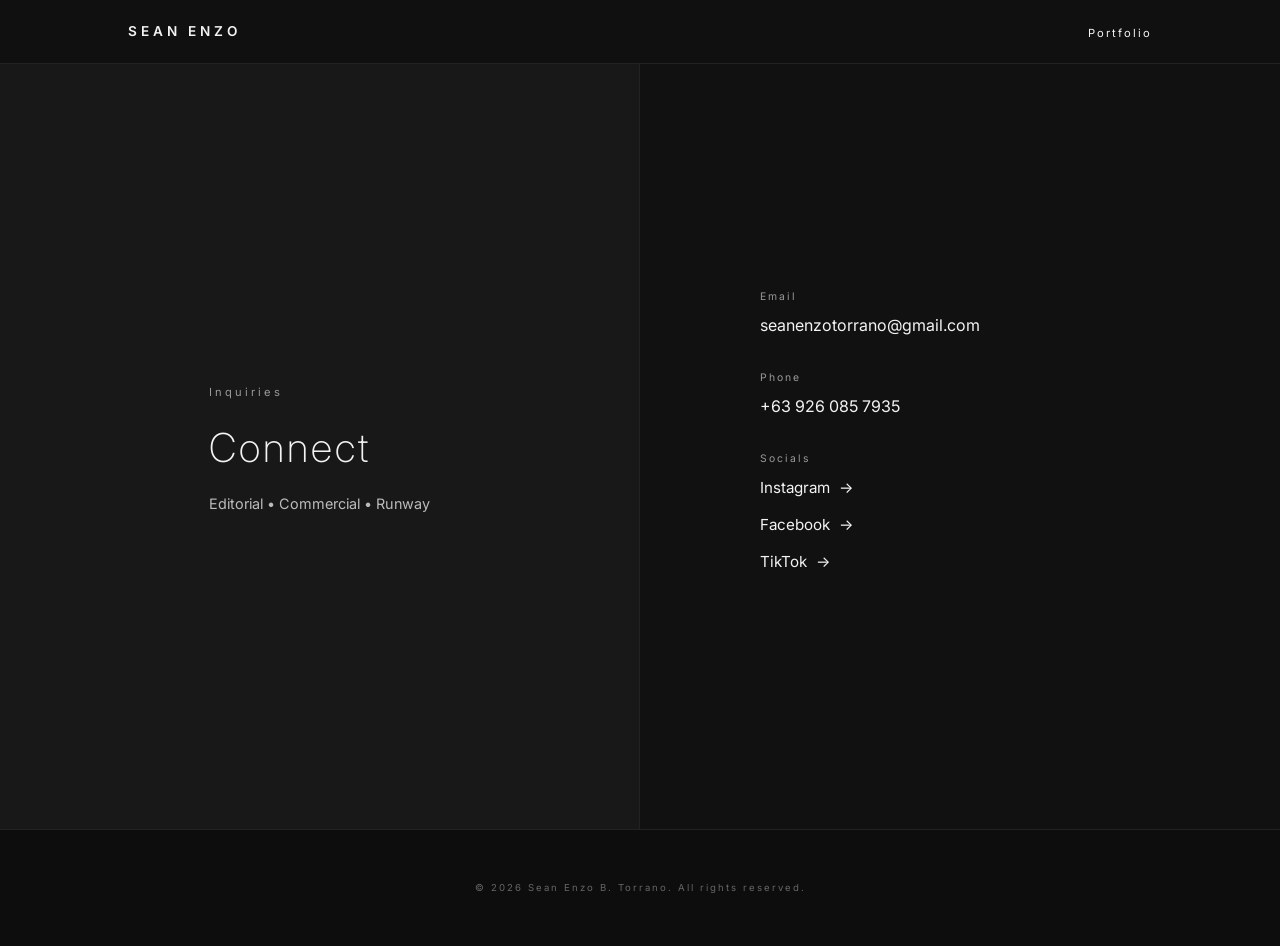
<file: Contact page.html>
<!DOCTYPE html>
<html lang="en">
<head>
    <meta charset="UTF-8">
    <meta name="viewport" content="width=device-width, initial-scale=1.0">
    <title>Contact | Sean Enzo</title>
    <link rel="stylesheet" href="Contact page css.css">
</head>
<body>

    <nav>
        <a href="index.html" style="text-decoration: none; color: inherit;">
        <div class="logo">SEAN ENZO</div>
        <ul>
            <li><a href="index.html">Portfolio</a></li>
           
        </ul>
    </nav>

    <main class="viewport-gallery">
        <div class="collage-side contact-statement">
            <div class="collage-text">
                <span class="subtitle">Inquiries</span>
                <h2>Connect</h2>
                <p>Editorial • Commercial • Runway</p>
            </div>
        </div>

        <div class="main-side contact-details">
            <div class="contact-card">
                <div class="contact-group">
                    <span class="label">Email</span>
                    <a href="mailto:seanenzotorrano@gmail.com" class="contact-link">seanenzotorrano@gmail.com</a>
                </div>

                <div class="contact-group">
                    <span class="label">Phone</span>
                    <a href="tel:+639123456789" class="contact-link">+63 926 085 7935</a>
                </div>

                <div class="contact-group">
                    <span class="label">Socials</span>
                    <ul class="social-links">
                        <li><a href="https://www.instagram.com/ennzoo_07">Instagram <span>→</span></a></li>
                        <li><a href="https://www.facebook.com/EnzOtaku.9000">Facebook <span>→</span></a></li>
                        <li><a href="https://www.tiktok.com/@enzotorrano7?_r=1&_d=secCgYIASAHKAESPgo8sqxLpUyhCml5XLDQOOM87EES4qPvYhIOGuq61LtVUsImWI4ZaCDDAETh76M%2BVaQAERm8ZuTeBphi%2FWOjGgA%3D&_svg=1&checksum=f73a9680569acb877cc00aff9eb2f1d5eacbba0d876b43d479e00c0942828640&item_author_type=1&sec_uid=MS4wLjABAAAAfGFa9Tl0ER8HVb3ZTlMJ2BeTLGXCJFaPNP4pvkhn0J9rG8PtINFt7dMH0DTOsTsU&sec_user_id=MS4wLjABAAAAfGFa9Tl0ER8HVb3ZTlMJ2BeTLGXCJFaPNP4pvkhn0J9rG8PtINFt7dMH0DTOsTsU&share_app_id=1180&share_author_id=265793138638929920&share_link_id=DA25B257-99E9-49AE-9A73-42788E06F6E0&share_region=PH&share_scene=1&sharer_language=en&social_share_type=4&source=h5_t&timestamp=1774372719&tt_from=copy&u_code=c2m084hae6i2d&ug_btm=b8727%2Cb0&user_id=265793138638929920&utm_campaign=client_share&utm_medium=ios&utm_source=copy">TikTok <span>→</span></a></li>
                    </ul>
                </div>
            </div>
        </div>
    </main>

    <footer>
        <p>© 2026 Sean Enzo B. Torrano. All rights reserved.</p>
    </footer>

</body>
</html>
</file>
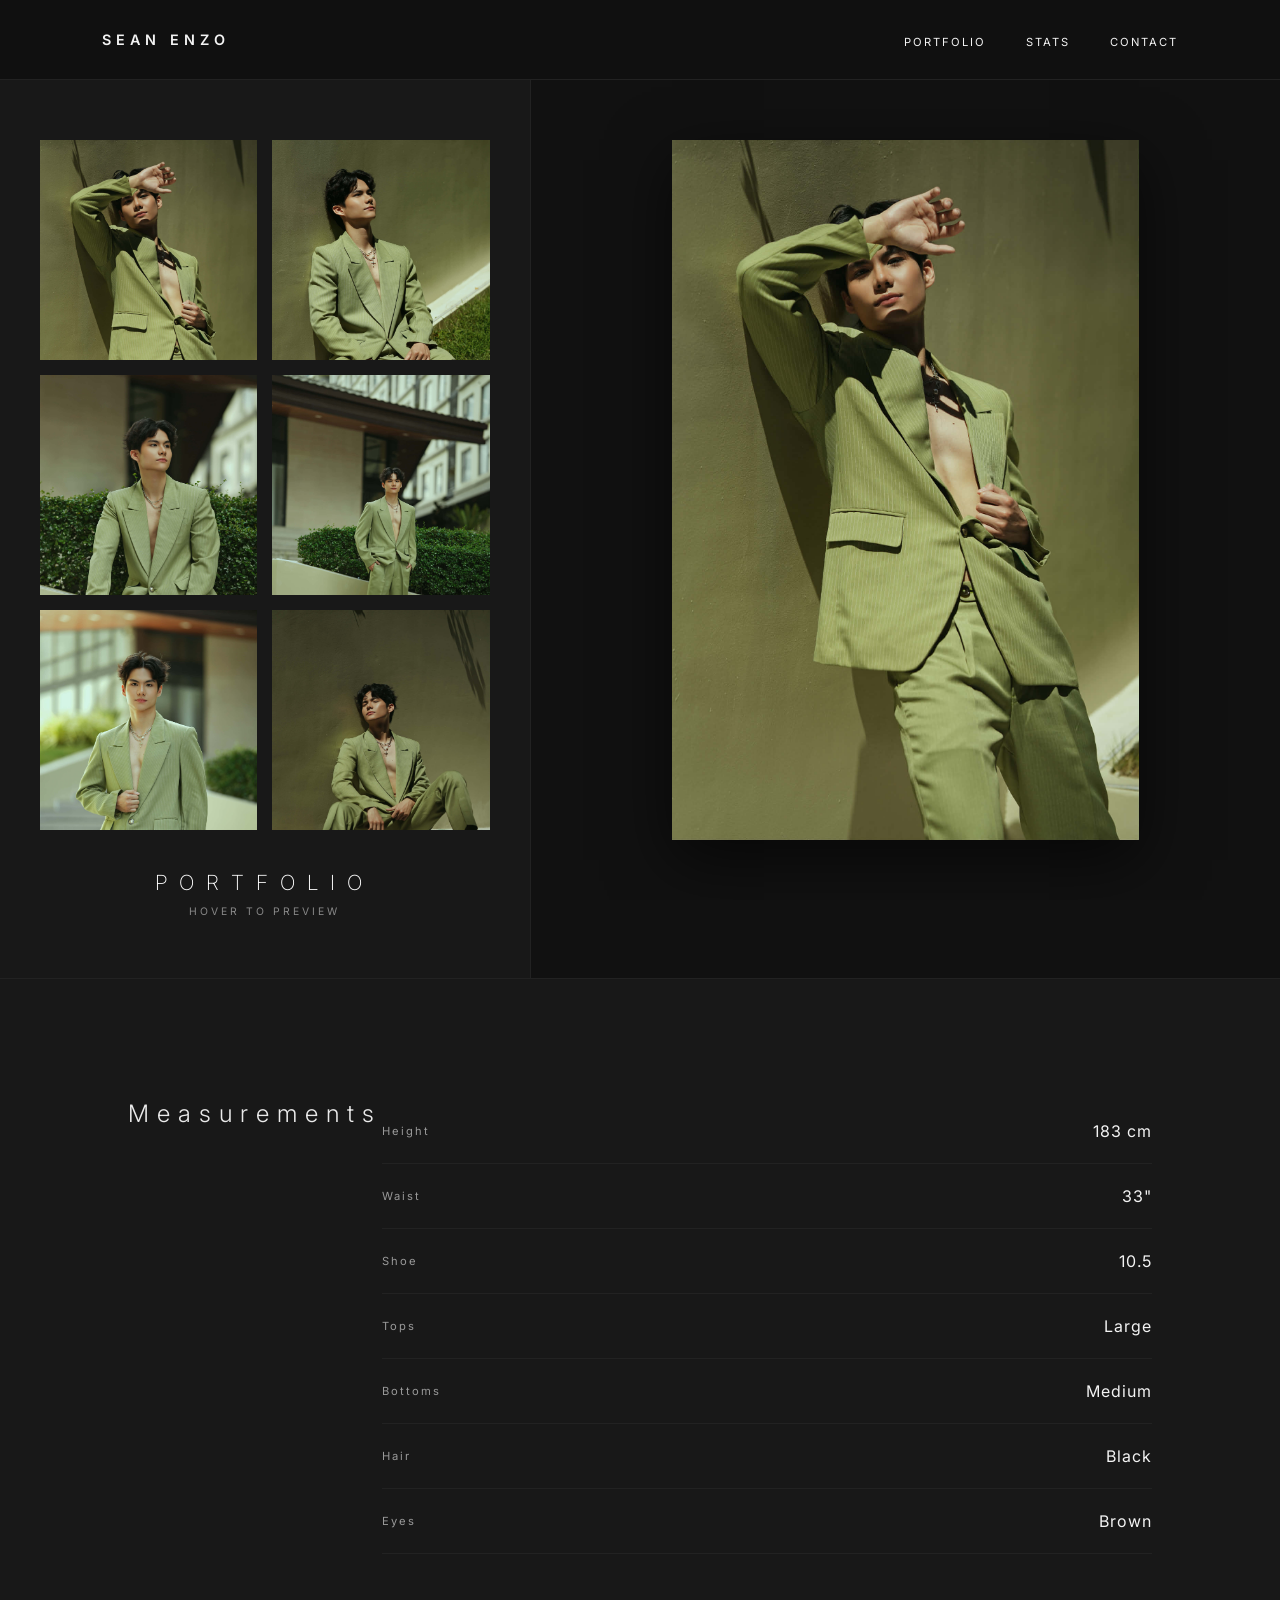
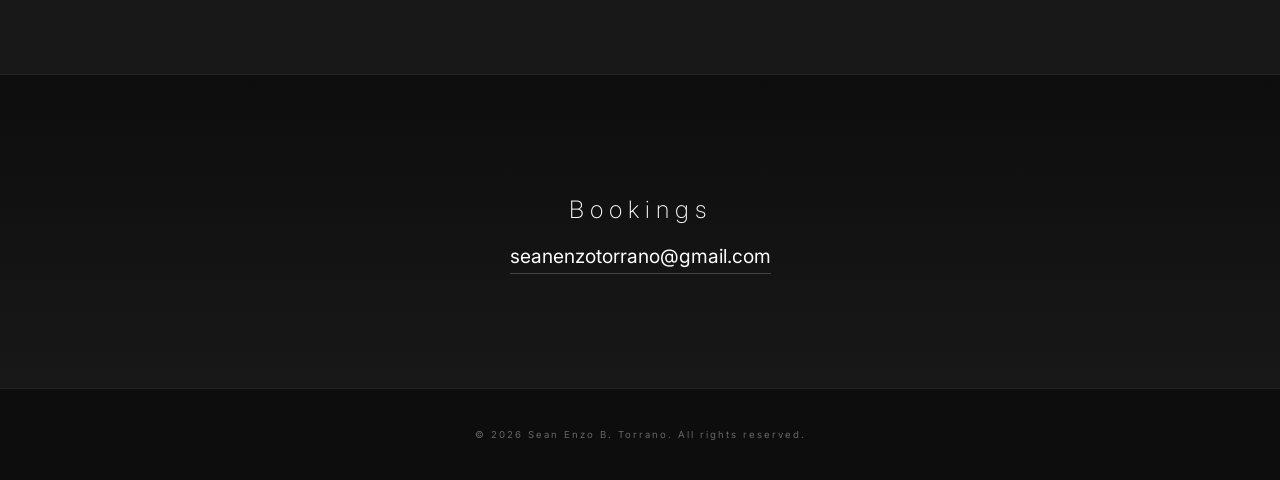
<file: Page 1.html>
<!DOCTYPE html>
<html lang="en">
<head>
    <meta charset="UTF-8">
    <meta name="viewport" content="width=device-width, initial-scale=1.0">
    <title>Sean Enzo | Model Portfolio</title>
    <link rel="stylesheet" href="Pags 1 (CSS).css">
</head>
<body>

    <nav>
         <a href="index.html" style="text-decoration: none; color: inherit;">
        <div class="logo">SEAN ENZO</div>
        <ul>
            <li><a href="index.html">Portfolio</a></li>
            <li><a href="#stats">Stats</a></li>
            <li><a href="Contact page.html">Contact</a></li>
        </ul>
    </nav>

    <main id="gallery">
        <section class="viewport-gallery">
            
            <div class="collage-side">
                <div class="collage-grid">
                    <div class="small-photo">
                        <img src="fa6a726d-7747-4471-b6e7-2279b6e42164.jpg" onmouseover="changeImage(this.src)" alt="Port 1">
                    </div>
                    <div class="small-photo">
                        <img src="03496515-7584-4964-bb69-41efec58efbc.jpg" onmouseover="changeImage(this.src)" alt="Port 2">
                    </div>
                    <div class="small-photo">
                        <img src="146e7ef7-193a-45a2-a646-c2e48d997d3a.jpg" onmouseover="changeImage(this.src)" alt="Port 3">
                    </div>
                    <div class="small-photo">
                        <img src="c57e9b92-ed1b-4ade-a8fe-d61e65976d30.jpg" onmouseover="changeImage(this.src)" alt="Port 4">
                    </div>
                    <div class="small-photo">
                        <img src="1be626d0-923d-4b7a-95c9-5ea3369f64a7.jpg" onmouseover="changeImage(this.src)" alt="Port 4">
                    </div>
                    <div class="small-photo">
                        <img src="2a8a4f3b-5e83-4a07-b662-f151a7fd2b92.jpg" onmouseover="changeImage(this.src)" alt="Port 4">
                    </div>
                </div>
                <div class="collage-text">
                    <h2>Portfolio</h2>
                    <p>Hover to Preview</p>
                </div>
            </div>

            <div class="main-side">
                <img id="mainHero" src="fa6a726d-7747-4471-b6e7-2279b6e42164.jpg" alt="Main Feature">
            </div>

        </section>
    </main>

    <section id="stats">
        <h2>Measurements</h2>
        <table>
            <tr><td>Height</td><td>183 cm</td></tr>
            <tr><td>Waist</td><td>33"</td></tr>
            <tr><td>Shoe</td><td>10.5</td></tr>
            <tr><td>Tops</td><td>Large</td></tr>
            <tr><td>Bottoms</td><td>Medium</td></tr>
            <tr><td>Hair</td><td>Black</td></tr>
            <tr><td>Eyes</td><td>Brown</td></tr>
        </table>
    </section>

    <section id="contact">
        <h2>Bookings</h2>
        <a href="mailto:seanenzotorrano@gmail.com">seanenzotorrano@gmail.com</a>
    </section>

    <footer>
        <p>© 2026 Sean Enzo B. Torrano. All rights reserved.</p>
    </footer>

    <script>
        function changeImage(newSrc) {
            const mainImg = document.getElementById('mainHero');
            mainImg.style.opacity = '0.3';
            setTimeout(() => {
                mainImg.src = newSrc;
                mainImg.style.opacity = '1';
            }, 100);
        }
    </script>

</body>
</html>
</file>
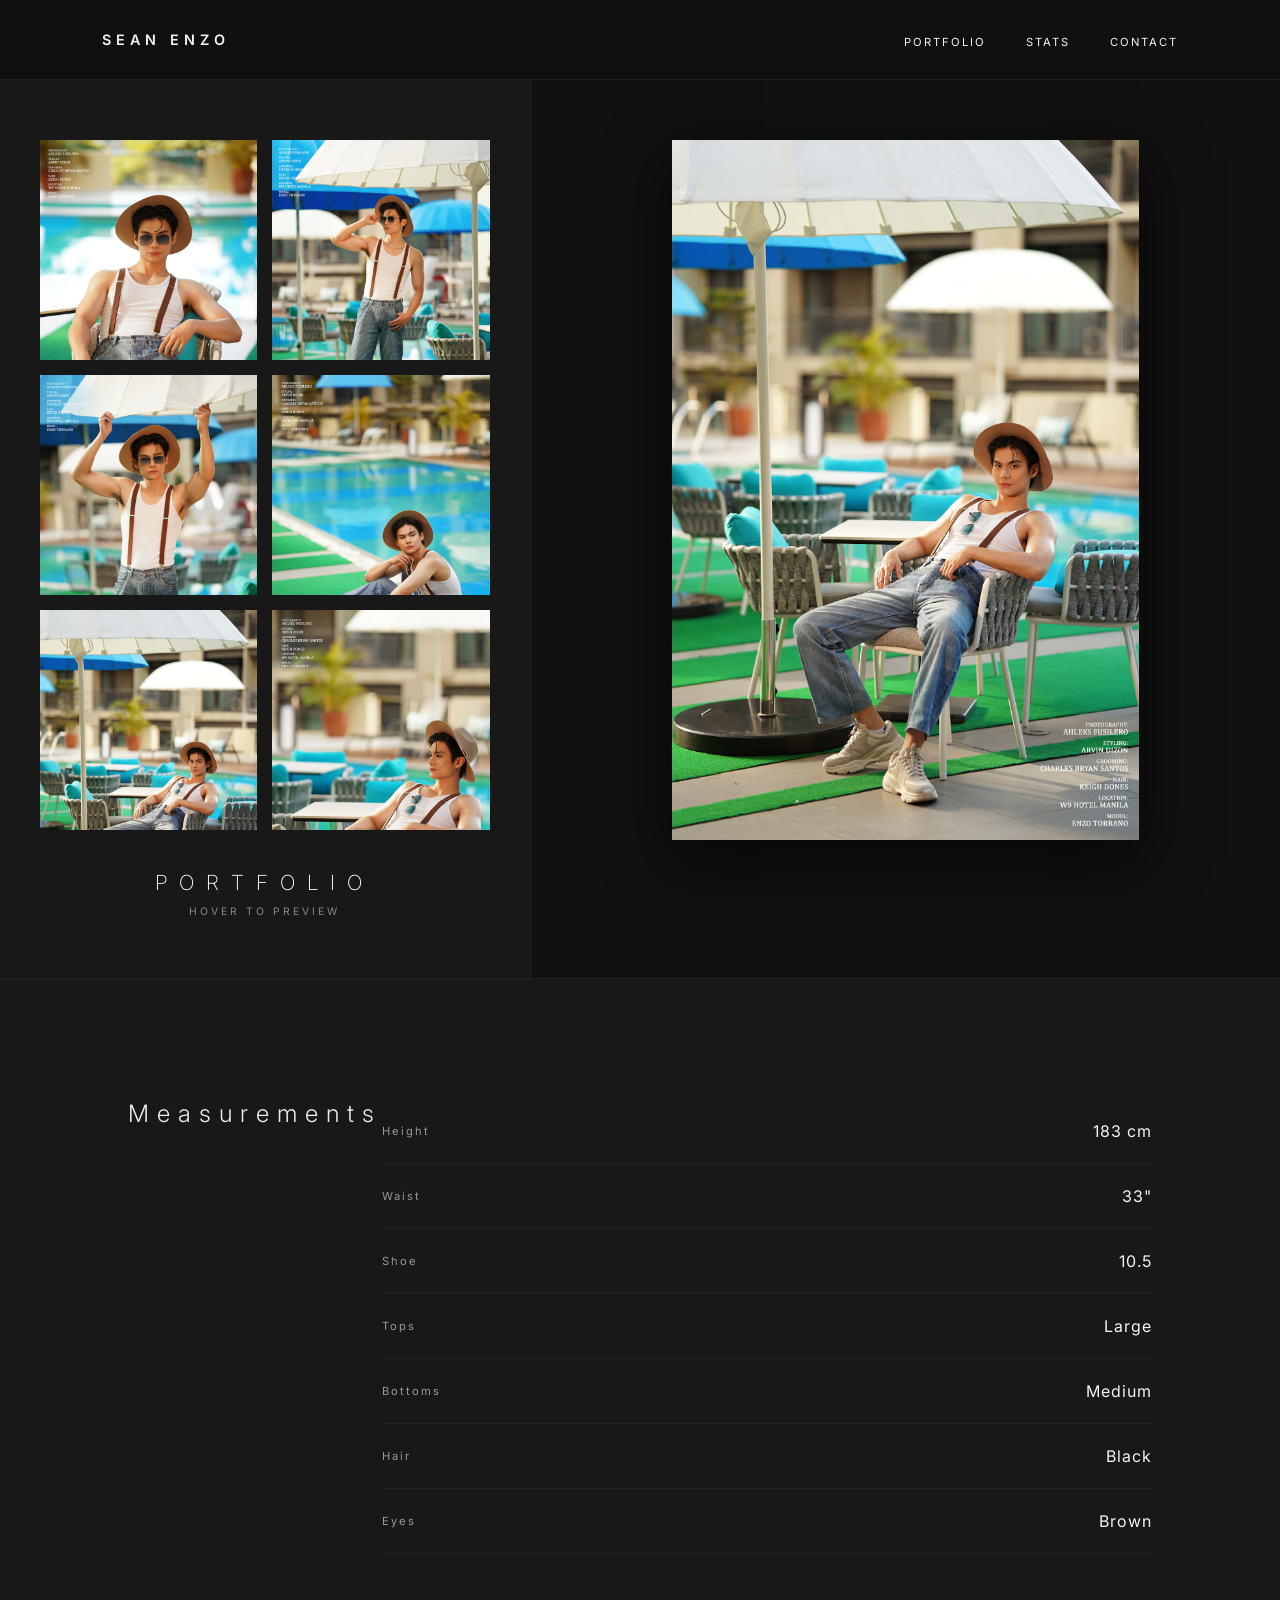
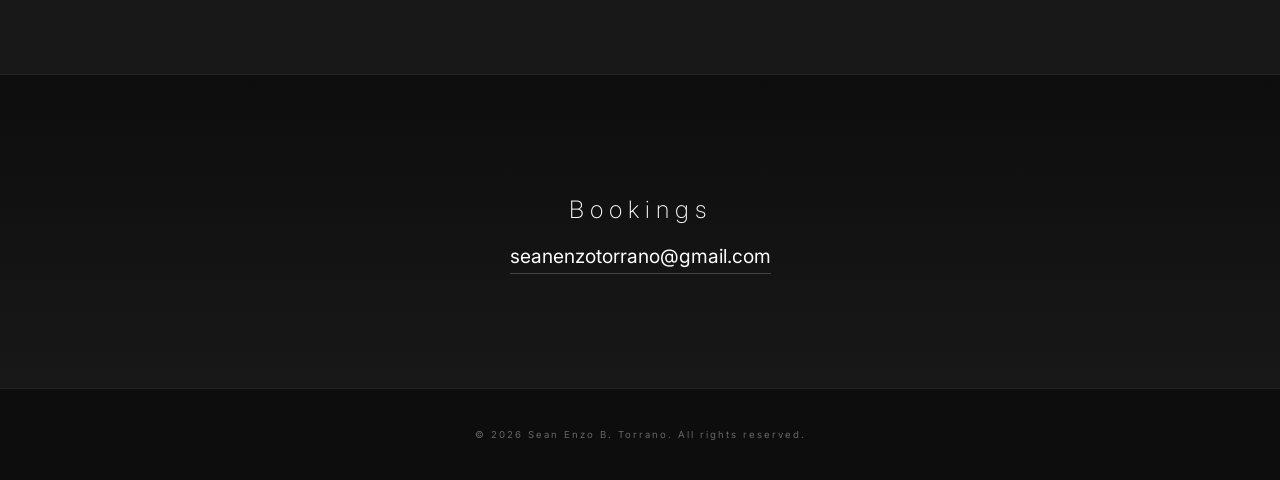
<file: Page 2.html>
<!DOCTYPE html>
<html lang="en">
<head>
    <meta charset="UTF-8">
    <meta name="viewport" content="width=device-width, initial-scale=1.0">
    <title>Sean Enzo | Model Portfolio</title>
    <link rel="stylesheet" href="Pags 1 (CSS).css">
</head>
<body>

    <nav>
         <a href="index.html" style="text-decoration: none; color: inherit;">
        <div class="logo">SEAN ENZO</div>
        <ul>
            <li><a href="index.html">Portfolio</a></li>
            <li><a href="#stats">Stats</a></li>
            <li><a href="Contact page.html">Contact</a></li>
        </ul>
    </nav>

    <main id="gallery">
        <section class="viewport-gallery">
            
            <div class="collage-side">
                <div class="collage-grid">
                    <div class="small-photo">
                        <img src="20db6fab-277f-4940-b561-b11aeb9aaa80.jpg" onmouseover="changeImage(this.src)" alt="Port 1">
                    </div>
                    <div class="small-photo">
                        <img src="bbf30c72-feaf-4a10-835b-49c7ae682e6e.jpg" onmouseover="changeImage(this.src)" alt="Port 2">
                    </div>
                    <div class="small-photo">
                        <img src="bdff517a-7860-4e67-8a41-7744dad47b13.jpg" onmouseover="changeImage(this.src)" alt="Port 3">
                    </div>
                    <div class="small-photo">
                        <img src="d5d25389-855e-44f8-88b1-667e542f7f63.jpg" onmouseover="changeImage(this.src)" alt="Port 4">
                    </div>
                    <div class="small-photo">
                        <img src="71807074-14ae-4262-9fba-6a9b7ba1ccce.jpg" onmouseover="changeImage(this.src)" alt="Port 4">
                    </div>
                    <div class="small-photo">
                        <img src="38908fd1-7d69-43c2-a58e-d27d069e3d92.jpg" onmouseover="changeImage(this.src)" alt="Port 4">
                    </div>
                </div>
                <div class="collage-text">
                    <h2>Portfolio</h2>
                    <p>Hover to Preview</p>
                </div>
            </div>

            <div class="main-side">
                <img id="mainHero" src="71807074-14ae-4262-9fba-6a9b7ba1ccce.jpg" alt="Main Feature">
            </div>

        </section>
    </main>

    <section id="stats">
        <h2>Measurements</h2>
        <table>
            <tr><td>Height</td><td>183 cm</td></tr>
            <tr><td>Waist</td><td>33"</td></tr>
            <tr><td>Shoe</td><td>10.5</td></tr>
            <tr><td>Tops</td><td>Large</td></tr>
            <tr><td>Bottoms</td><td>Medium</td></tr>
            <tr><td>Hair</td><td>Black</td></tr>
            <tr><td>Eyes</td><td>Brown</td></tr>
        </table>
    </section>

    <section id="contact">
        <h2>Bookings</h2>
        <a href="mailto:seanenzotorrano@gmail.com">seanenzotorrano@gmail.com</a>
    </section>

    <footer>
        <p>© 2026 Sean Enzo B. Torrano. All rights reserved.</p>
    </footer>

    <script>
        function changeImage(newSrc) {
            const mainImg = document.getElementById('mainHero');
            mainImg.style.opacity = '0.3';
            setTimeout(() => {
                mainImg.src = newSrc;
                mainImg.style.opacity = '1';
            }, 100);
        }
    </script>

</body>
</html>
</file>
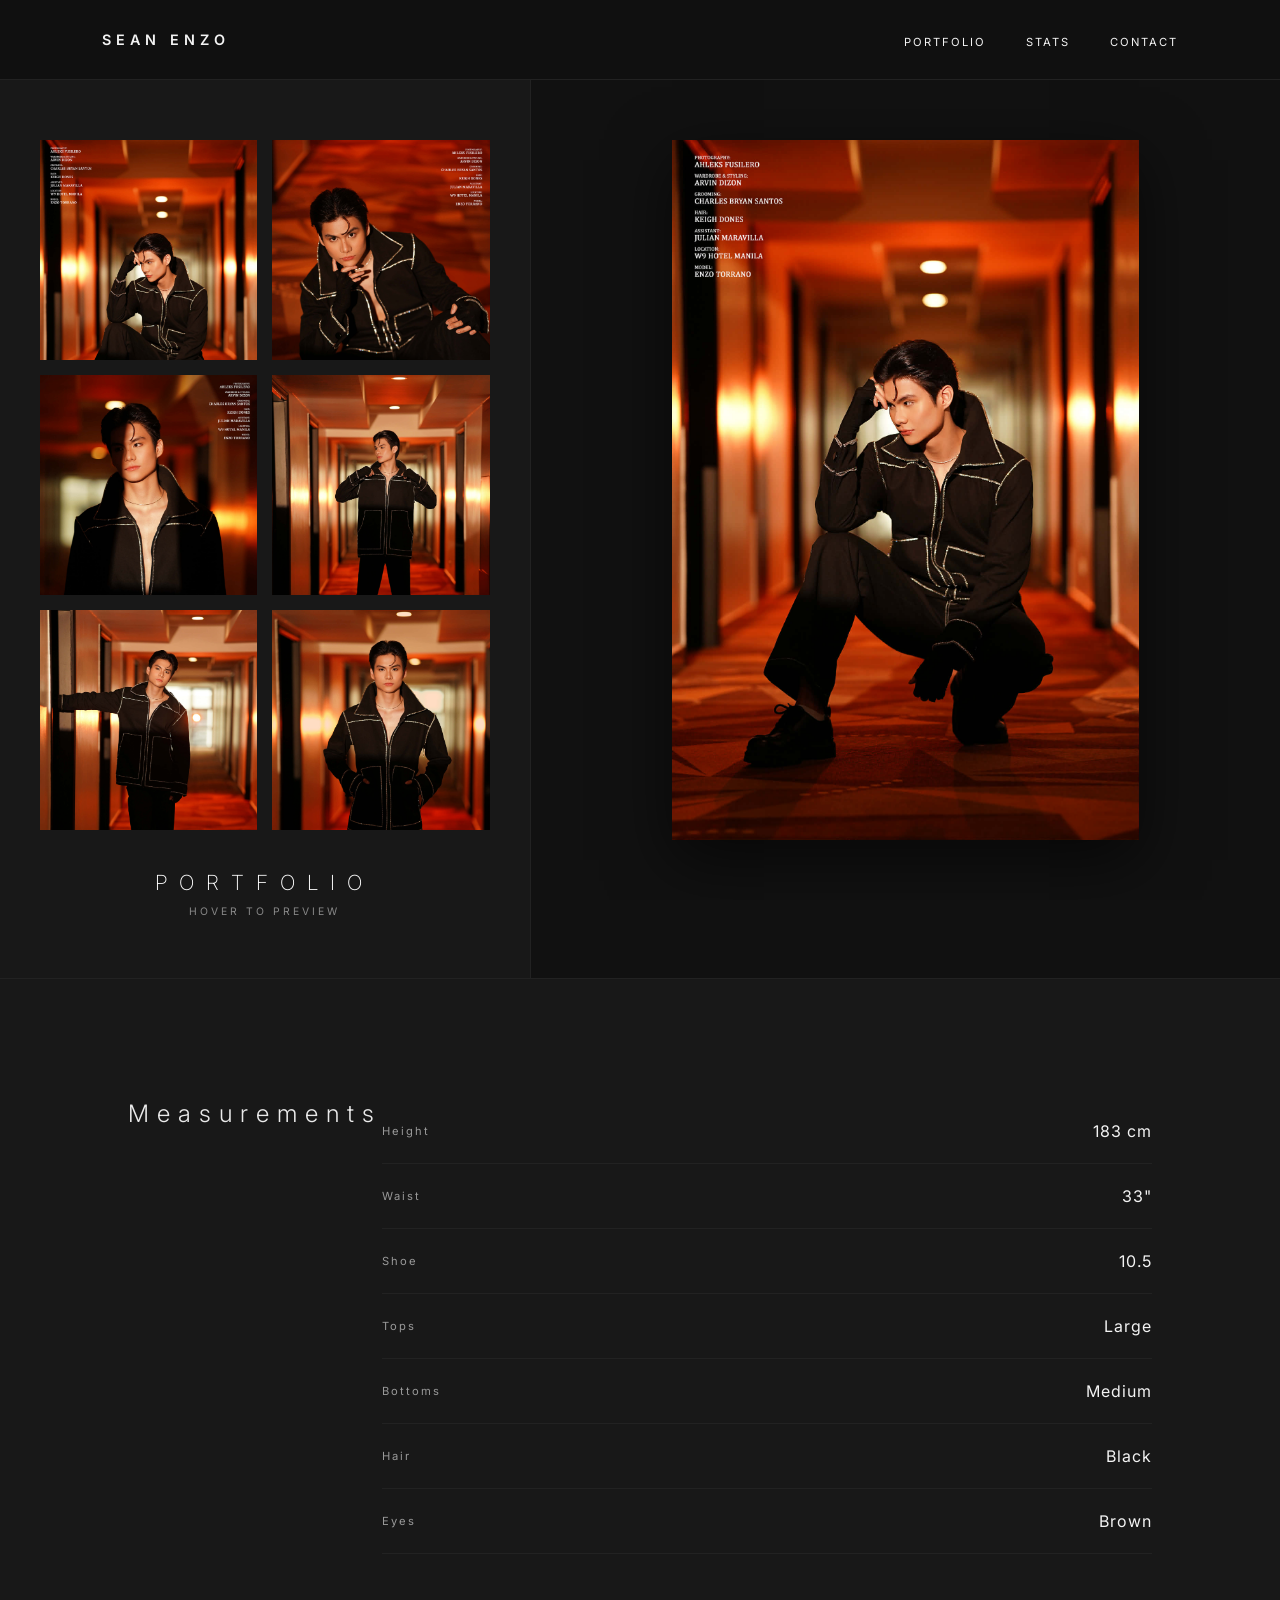
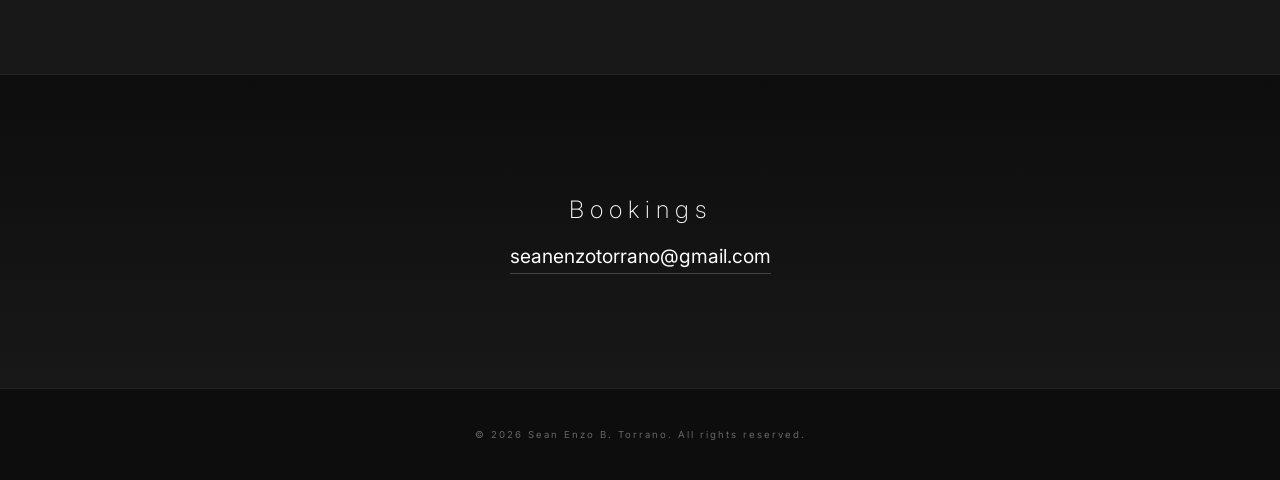
<file: Page 3.html>
<!DOCTYPE html>
<html lang="en">
<head>
    <meta charset="UTF-8">
    <meta name="viewport" content="width=device-width, initial-scale=1.0">
    <title>Sean Enzo | Model Portfolio</title>
    <link rel="stylesheet" href="Pags 1 (CSS).css">
</head>
<body>

    <nav>
         <a href="index.html" style="text-decoration: none; color: inherit;">
        <div class="logo">SEAN ENZO</div>
        <ul>
            <li><a href="index.html">Portfolio</a></li>
            <li><a href="#stats">Stats</a></li>
            <li><a href="Contact page.html">Contact</a></li>
        </ul>
    </nav>

    <main id="gallery">
        <section class="viewport-gallery">
            
            <div class="collage-side">
                <div class="collage-grid">
                    <div class="small-photo">
                        <img src="0d438aad-02a9-4f66-ab73-dae383dad3f8.jpg" onmouseover="changeImage(this.src)" alt="Port 1">
                    </div>
                    <div class="small-photo">
                        <img src="cfefd7f5-e0b7-407a-afcf-f225c0a90bbd.jpg" onmouseover="changeImage(this.src)" alt="Port 2">
                    </div>
                    <div class="small-photo">
                        <img src="c3154d1b-6104-4b30-834e-4d48c7dbcd6a.jpg" onmouseover="changeImage(this.src)" alt="Port 3">
                    </div>
                    <div class="small-photo">
                        <img src="e048bb06-a24c-43aa-a073-c0d21c9093f1.jpg" onmouseover="changeImage(this.src)" alt="Port 4">
                    </div>
                    <div class="small-photo">
                        <img src="fc9c68e5-1c4a-4cb9-a04f-9e7eb23177da.jpg" onmouseover="changeImage(this.src)" alt="Port 4">
                    </div>
                    <div class="small-photo">
                        <img src="47acc271-51d7-4de7-bc24-24a14ff38786.jpg" onmouseover="changeImage(this.src)" alt="Port 4">
                    </div>
                </div>
                <div class="collage-text">
                    <h2>Portfolio</h2>
                    <p>Hover to Preview</p>
                </div>
            </div>

            <div class="main-side">
                <img id="mainHero" src="0d438aad-02a9-4f66-ab73-dae383dad3f8.jpg" alt="Main Feature">
            </div>

        </section>
    </main>

    <section id="stats">
        <h2>Measurements</h2>
        <table>
            <tr><td>Height</td><td>183 cm</td></tr>
            <tr><td>Waist</td><td>33"</td></tr>
            <tr><td>Shoe</td><td>10.5</td></tr>
            <tr><td>Tops</td><td>Large</td></tr>
            <tr><td>Bottoms</td><td>Medium</td></tr>
            <tr><td>Hair</td><td>Black</td></tr>
            <tr><td>Eyes</td><td>Brown</td></tr>
        </table>
    </section>

    <section id="contact">
        <h2>Bookings</h2>
        <a href="mailto:seanenzotorrano@gmail.com">seanenzotorrano@gmail.com</a>
    </section>

    <footer>
        <p>© 2026 Sean Enzo B. Torrano. All rights reserved.</p>
    </footer>

    <script>
        function changeImage(newSrc) {
            const mainImg = document.getElementById('mainHero');
            mainImg.style.opacity = '0.3';
            setTimeout(() => {
                mainImg.src = newSrc;
                mainImg.style.opacity = '1';
            }, 100);
        }
    </script>

</body>
</html>
</file>
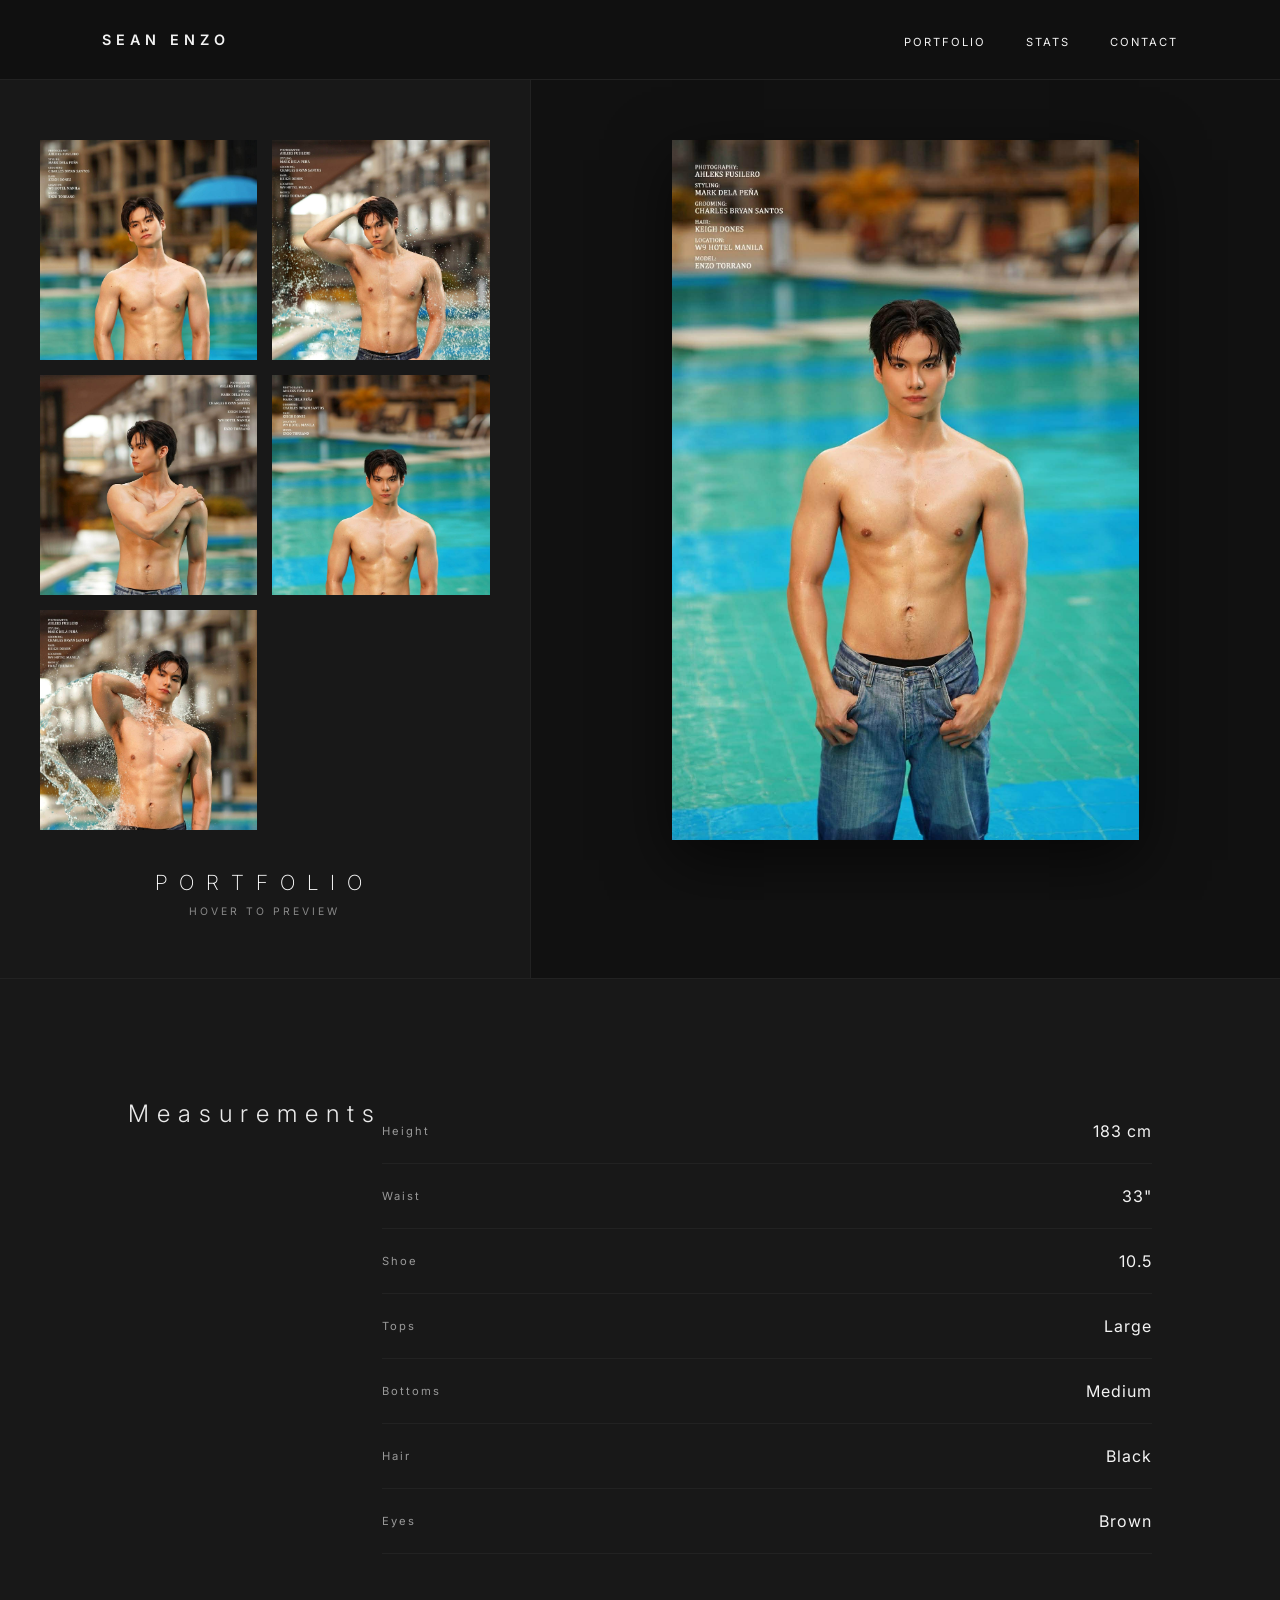
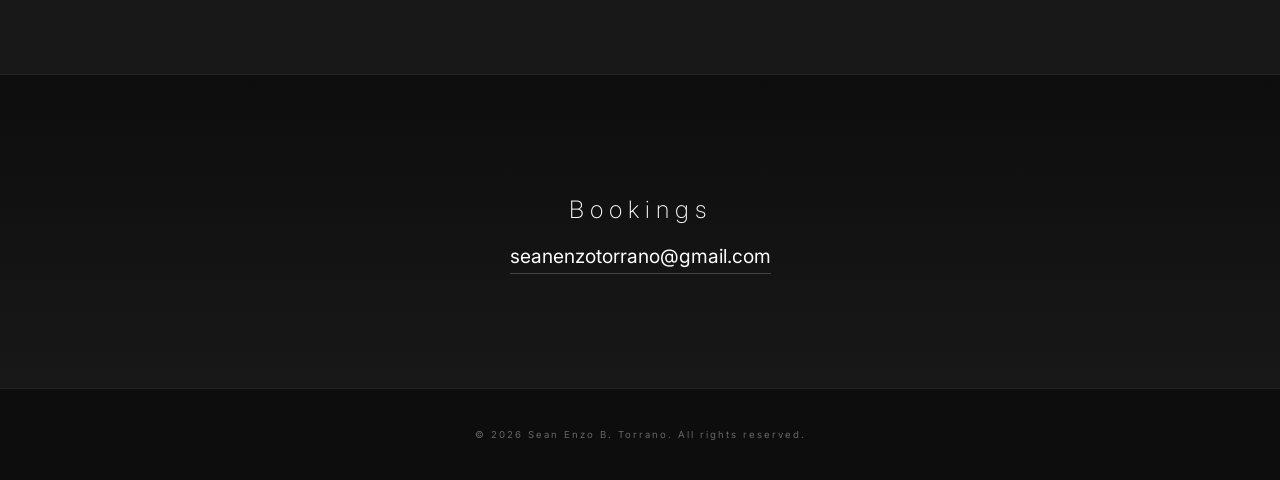
<file: Page 4.html>
<!DOCTYPE html>
<html lang="en">
<head>
    <meta charset="UTF-8">
    <meta name="viewport" content="width=device-width, initial-scale=1.0">
    <title>Sean Enzo | Model Portfolio</title>
    <link rel="stylesheet" href="Pags 1 (CSS).css">
</head>
<body>

    <nav>
         <a href="index.html" style="text-decoration: none; color: inherit;">
        <div class="logo">SEAN ENZO</div>
        <ul>
            <li><a href="index.html">Portfolio</a></li>
            <li><a href="#stats">Stats</a></li>
            <li><a href="Contact page.html">Contact</a></li>
        </ul>
    </nav>

    <main id="gallery">
        <section class="viewport-gallery">
            
            <div class="collage-side">
                <div class="collage-grid">
                    <div class="small-photo">
                        <img src="5f8bd89e-3fcc-4a9e-9935-7fa5c3a658be.jpg" onmouseover="changeImage(this.src)" alt="Port 1">
                    </div>
                    <div class="small-photo">
                        <img src="00c1c644-55b2-4384-93ec-0fad3f0d58d9.jpg" onmouseover="changeImage(this.src)" alt="Port 2">
                    </div>
                    <div class="small-photo">
                        <img src="cb9d0bf2-8ec1-4196-a1cf-bd9aa5405a45.jpg" onmouseover="changeImage(this.src)" alt="Port 3">
                    </div>
                    <div class="small-photo">
                        <img src="13f30a50-34b7-416c-9d1a-7737f737fbec.jpg" onmouseover="changeImage(this.src)" alt="Port 4">
                    </div>
                    <div class="small-photo">
                        <img src="15440545-261b-4d74-a9aa-f0edeb49f42d.jpg" onmouseover="changeImage(this.src)" alt="Port 4">
                    </div>
                    
                </div>
                <div class="collage-text">
                    <h2>Portfolio</h2>
                    <p>Hover to Preview</p>
                </div>
            </div>

            <div class="main-side">
                <img id="mainHero" src="13f30a50-34b7-416c-9d1a-7737f737fbec.jpg" alt="Main Feature">
            </div>

        </section>
    </main>

    <section id="stats">
        <h2>Measurements</h2>
        <table>
            <tr><td>Height</td><td>183 cm</td></tr>
            <tr><td>Waist</td><td>33"</td></tr>
            <tr><td>Shoe</td><td>10.5</td></tr>
            <tr><td>Tops</td><td>Large</td></tr>
            <tr><td>Bottoms</td><td>Medium</td></tr>
            <tr><td>Hair</td><td>Black</td></tr>
            <tr><td>Eyes</td><td>Brown</td></tr>
        </table>
    </section>

    <section id="contact">
        <h2>Bookings</h2>
        <a href="mailto:seanenzotorrano@gmail.com">seanenzotorrano@gmail.com</a>
    </section>

    <footer>
        <p>© 2026 Sean Enzo B. Torrano. All rights reserved.</p>
    </footer>

    <script>
        function changeImage(newSrc) {
            const mainImg = document.getElementById('mainHero');
            mainImg.style.opacity = '0.3';
            setTimeout(() => {
                mainImg.src = newSrc;
                mainImg.style.opacity = '1';
            }, 100);
        }
    </script>

</body>
</html>
</file>
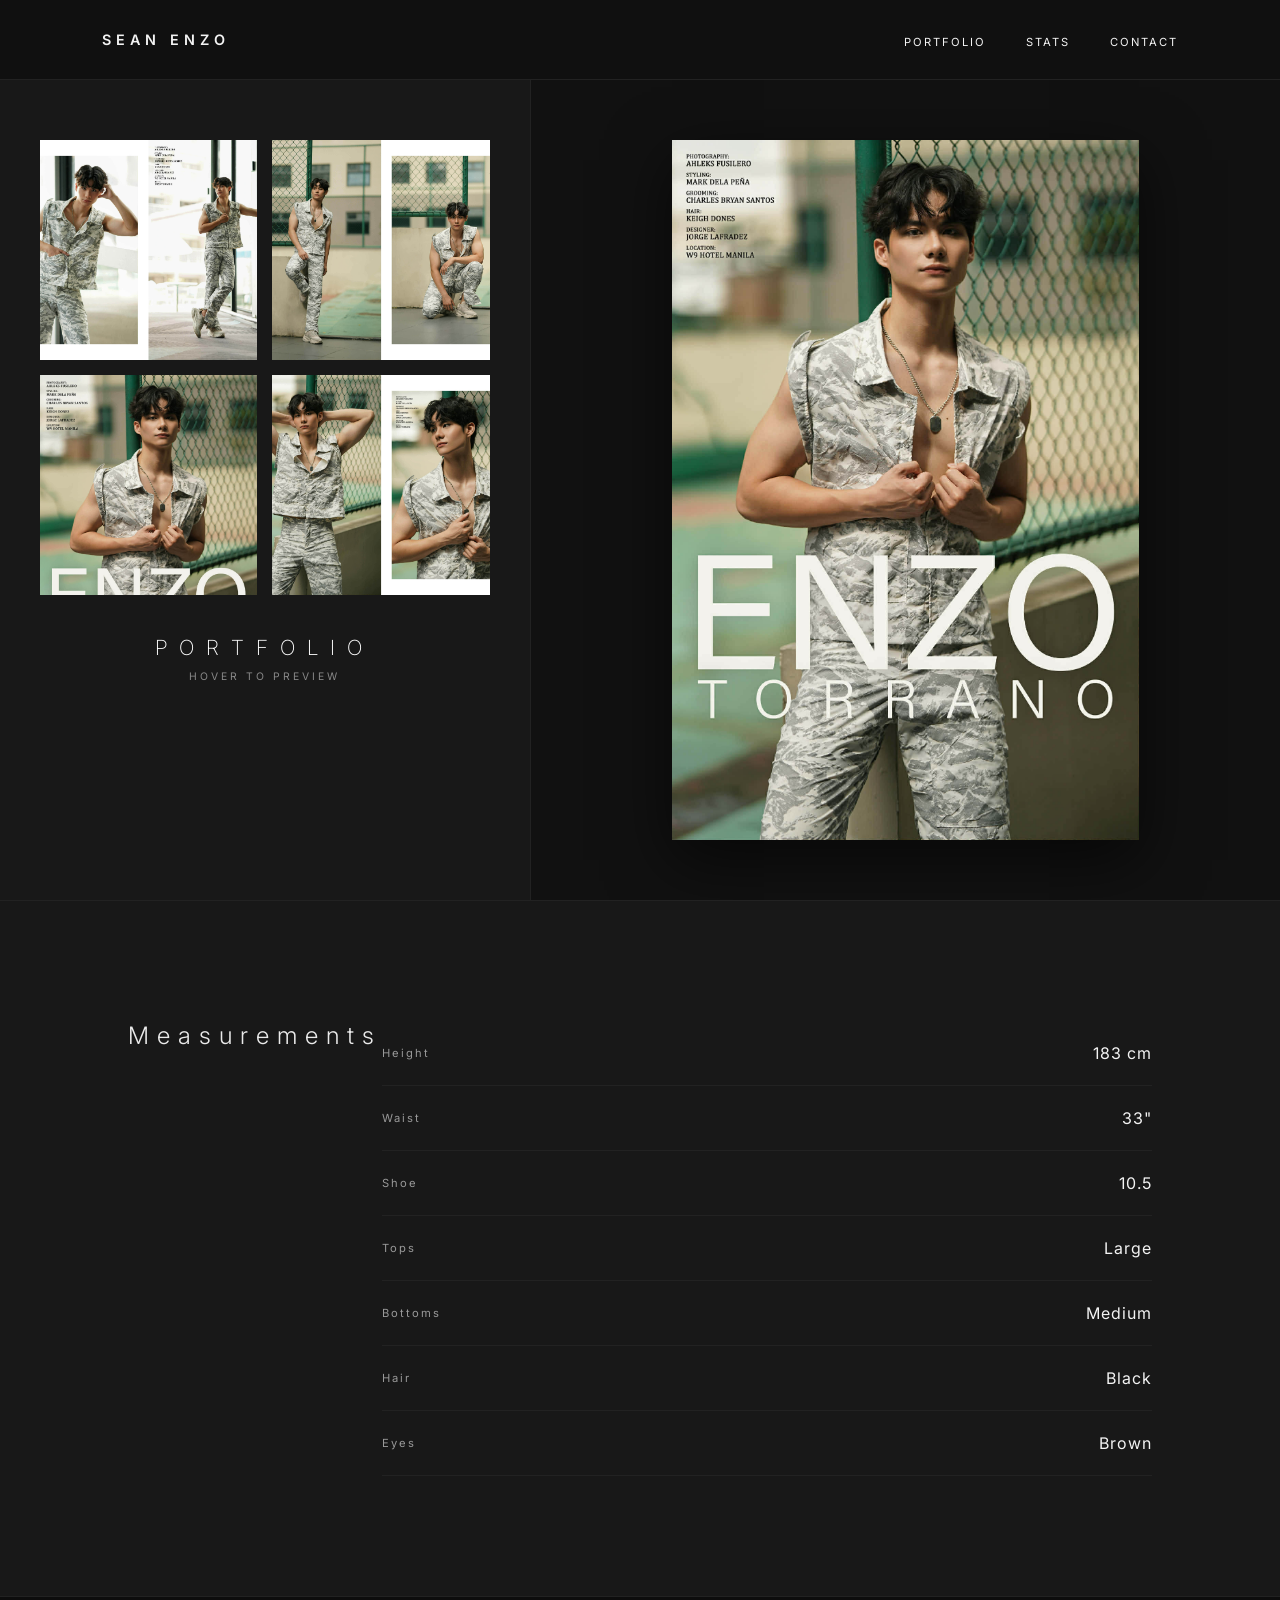
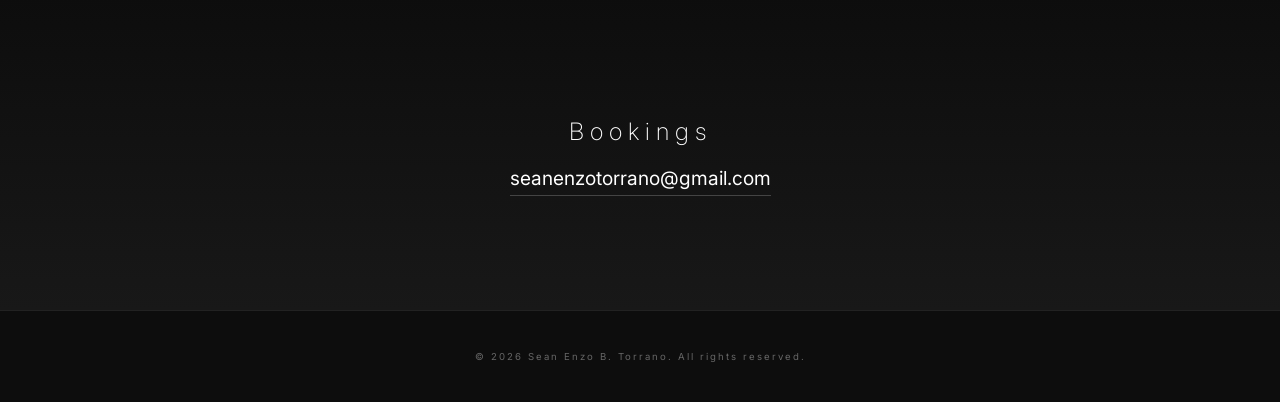
<file: Page 5.html>
<!DOCTYPE html>
<html lang="en">
<head>
    <meta charset="UTF-8">
    <meta name="viewport" content="width=device-width, initial-scale=1.0">
    <title>Sean Enzo | Model Portfolio</title>
    <link rel="stylesheet" href="Pags 1 (CSS).css">
</head>
<body>

    <nav>
         <a href="index.html" style="text-decoration: none; color: inherit;">
        <div class="logo">SEAN ENZO</div>
        <ul>
            <li><a href="index.html">Portfolio</a></li>
            <li><a href="#stats">Stats</a></li>
            <li><a href="Contact page.html">Contact</a></li>
        </ul>
    </nav>

    <main id="gallery">
        <section class="viewport-gallery">
            
            <div class="collage-side">
                <div class="collage-grid">
                    <div class="small-photo">
                        <img src="75b23d7d-abd5-4762-970c-7ea1e8ef673b.jpg" onmouseover="changeImage(this.src)" alt="Port 1">
                    </div>
                    <div class="small-photo">
                        <img src="72fcacd0-fac9-4480-9119-7300c7e6b0cf.jpg" onmouseover="changeImage(this.src)" alt="Port 2">
                    </div>
                    <div class="small-photo">
                        <img src="4d0e8493-84c7-4de8-9181-28262923a19d.jpg" onmouseover="changeImage(this.src)" alt="Port 3">
                    </div>
                    <div class="small-photo">
                        <img src="ed47dffb-3b99-4529-90dc-ebeae11072cd.jpg" onmouseover="changeImage(this.src)" alt="Port 4">
                    </div>
                    
                </div>
                <div class="collage-text">
                    <h2>Portfolio</h2>
                    <p>Hover to Preview</p>
                </div>
            </div>

            <div class="main-side">
                <img id="mainHero" src="4d0e8493-84c7-4de8-9181-28262923a19d.jpg" alt="Main Feature">
            </div>

        </section>
    </main>

    <section id="stats">
        <h2>Measurements</h2>
        <table>
            <tr><td>Height</td><td>183 cm</td></tr>
            <tr><td>Waist</td><td>33"</td></tr>
            <tr><td>Shoe</td><td>10.5</td></tr>
            <tr><td>Tops</td><td>Large</td></tr>
            <tr><td>Bottoms</td><td>Medium</td></tr>
            <tr><td>Hair</td><td>Black</td></tr>
            <tr><td>Eyes</td><td>Brown</td></tr>
        </table>
    </section>

    <section id="contact">
        <h2>Bookings</h2>
        <a href="mailto:seanenzotorrano@gmail.com">seanenzotorrano@gmail.com</a>
    </section>

    <footer>
        <p>© 2026 Sean Enzo B. Torrano. All rights reserved.</p>
    </footer>

    <script>
        function changeImage(newSrc) {
            const mainImg = document.getElementById('mainHero');
            mainImg.style.opacity = '0.3';
            setTimeout(() => {
                mainImg.src = newSrc;
                mainImg.style.opacity = '1';
            }, 100);
        }
    </script>

</body>
</html>
</file>
<file: Contact page css.css>
@import url('https://fonts.googleapis.com/css2?family=Inter:wght@200;300;400;600&display=swap');

* {
    margin: 0;
    padding: 0;
    box-sizing: border-box;
}

html {
    scroll-behavior: smooth;
}

body {
    font-family: 'Inter', sans-serif;
    background: #111;          /* Dark background */
    color: #eaeaea;            /* Soft white text */
    line-height: 1.7;
    -webkit-font-smoothing: antialiased;
}

/* NAVBAR */
nav {
    display: flex;
    justify-content: space-between;
    align-items: center;
    padding: 18px 10%;
    position: sticky;
    top: 0;
    background: rgba(17,17,17,0.92);
    backdrop-filter: blur(10px);
    -webkit-backdrop-filter: blur(10px);
    border-bottom: 1px solid #222;
    z-index: 100;
}

.logo {
    font-weight: 600;
    letter-spacing: 4px;
    font-size: 0.85rem;
    color: #f3f3f3;
}

.logo-link {
    text-decoration: none;
    color: inherit;
    display: inline-block;
    transition: 0.3s;
}

.logo-link:hover {
    opacity: 0.7;
}

nav ul {
    display: flex;
    gap: 30px;
    list-style: none;
}

nav a {
    text-decoration: none;
    color: #f3f3f3;
    font-size: 0.7rem;
    letter-spacing: 2px;
    position: relative;
}

/* underline animation */
nav a::after {
    content: "";
    position: absolute;
    width: 0%;
    height: 1px;
    bottom: -5px;
    left: 50%;
    transform: translateX(-50%);
    background: #f3f3f3;
    transition: 0.3s;
}

nav a:hover::after {
    width: 100%;
}

/* ========================= */
/* CONTACT PAGE LAYOUT */
/* ========================= */

.viewport-gallery {
    display: grid;
    grid-template-columns: 1fr 1fr;
    min-height: 85vh;
}

/* LEFT SIDE */
.collage-side {
    display: flex;
    align-items: center;
    justify-content: center;
    padding: 80px;
    background: #181818;        /* Dark background */
    border-right: 1px solid #222;
}

.collage-text {
    max-width: 320px;
    color: #eaeaea;
}

.subtitle {
    font-size: 0.7rem;
    letter-spacing: 3px;
    color: #999;
}

.collage-text h2 {
    font-size: 2.5rem;
    font-weight: 200;
    margin: 10px 0;
    letter-spacing: 3px;
    color: #f3f3f3;
}

.collage-text p {
    font-size: 0.9rem;
    color: #bbb;
}

/* RIGHT SIDE */
.main-side {
    display: flex;
    align-items: center;
    justify-content: center;
    padding: 80px;
    background: #111;
}

/* CONTACT CARD */
.contact-card {
    max-width: 400px;
    width: 100%;
    color: #eaeaea;
}

.contact-group {
    margin-bottom: 30px;
}

.label {
    display: block;
    font-size: 0.65rem;
    letter-spacing: 2px;
    color: #999;
    margin-bottom: 6px;
}

.contact-link {
    text-decoration: none;
    color: #f3f3f3;
    font-size: 1rem;
    transition: 0.3s;
}

.contact-link:hover {
    opacity: 0.6;
}

/* SOCIAL LINKS */
.social-links {
    list-style: none;
    padding-left: 0;
}

.social-links li {
    margin-bottom: 10px;
}

.social-links a {
    text-decoration: none;
    color: #f3f3f3;
    font-size: 0.95rem;
    transition: 0.3s;
}

.social-links a span {
    margin-left: 5px;
}

.social-links a:hover {
    letter-spacing: 2px;
}

/* FOOTER */
footer {
    text-align: center;
    padding: 50px;
    font-size: 0.6rem;
    color: #666;
    letter-spacing: 2px;
    background: #0d0d0d;
    border-top: 1px solid #222;
}

/* ANIMATION */
.collage-text,
.contact-card {
    animation: fadeIn 1.2s ease;
}

@keyframes fadeIn {
    from {
        opacity: 0;
        transform: translateY(25px);
    }
    to {
        opacity: 1;
        transform: translateY(0);
    }
}

/* ========================= */
/* 📱 RESPONSIVE */
/* ========================= */

@media (max-width: 768px) {

    nav {
        padding: 15px 6%;
    }

    .viewport-gallery {
        grid-template-columns: 1fr;
    }

    .collage-side,
    .main-side {
        padding: 50px 20px;
        text-align: center;
    }

    .collage-text h2 {
        font-size: 2rem;
    }
}
</file>
<file: Pags 1 (CSS).css>
@import url('https://fonts.googleapis.com/css2?family=Inter:wght@200;300;400;600&display=swap');

/* --- Reset & Base --- */
* {
    margin: 0;
    padding: 0;
    box-sizing: border-box;
}

html {
    scroll-behavior: smooth;
}

body {
    font-family: 'Inter', sans-serif;
    background: #111; /* MATCHED DARK THEME */
    color: #eaeaea;
    overflow-x: hidden;
}

/* --- Navigation --- */
nav {
    display: flex;
    justify-content: space-between;
    align-items: center;
    padding: 0 8%;
    height: 80px;
    position: sticky;
    top: 0;
    background: rgba(17,17,17,0.92);
    backdrop-filter: blur(10px);
    border-bottom: 1px solid #222;
    z-index: 1000;
}

.logo {
    font-weight: 600;
    letter-spacing: 5px;
    font-size: 0.9rem;
    text-transform: uppercase;
    color: #f3f3f3;
}

.logo-link {
    text-decoration: none;
    color: inherit;
    display: inline-block;
    transition: 0.3s;
}

.logo-link:hover {
    opacity: 0.7;
}

nav ul {
    display: flex;
    gap: 40px;
    list-style: none;
}

nav a {
    text-decoration: none;
    color: #f3f3f3;
    font-size: 0.7rem;
    letter-spacing: 2px;
    text-transform: uppercase;
    transition: opacity 0.3s ease;
}

nav a:hover { opacity: 0.6; }

/* --- Viewport Gallery --- */
.viewport-gallery {
    display: flex;
    min-height: calc(100vh - 80px);
    width: 100%;
    align-items: stretch;
}

/* --- Collage Side --- */
.collage-side {
    flex: 1;
    display: flex;
    flex-direction: column;
    justify-content: flex-start;
    align-items: center;
    padding: 60px 40px;
    background: #181818; /* DARK MATCH */
    border-right: 1px solid #222;
}

.collage-grid {
    display: grid;
    grid-template-columns: repeat(2, 1fr);
    gap: 15px;
    width: 100%;
    max-width: 480px;
}

/* SMALL PHOTOS (FIXED FIT) */
.small-photo {
    overflow: hidden;
    height: 220px;
    background: #1a1a1a;
    cursor: pointer;
    display: flex;
    align-items: center;
    justify-content: center;
}

.small-photo img {
    width: 100%;
    height: 100%;
    object-fit: cover;
    object-position: center top; /* 🔥 FIXES CROPPING */
    transition: 0.5s cubic-bezier(0.19, 1, 0.22, 1);
}

.small-photo:hover img {
    transform: scale(1.08);
    filter: brightness(1.08);
}

/* TEXT */
.collage-text {
    margin-top: 40px;
    text-align: center;
    text-transform: uppercase;
}

.collage-text h2 {
    font-weight: 200;
    letter-spacing: 12px;
    font-size: 1.3rem;
    color: #fff;
}

.collage-text p {
    font-size: 0.65rem;
    letter-spacing: 3px;
    color: #888;
    margin-top: 10px;
}

/* --- Hero Side --- */
.main-side {
    flex: 1.4;
    height: calc(100vh - 80px);
    position: sticky;
    top: 80px;
    background: #111;
    display: flex;
    justify-content: center;
    align-items: center;
    overflow: hidden;
    padding: 60px;
}

.main-side img {
    max-width: 100%;
    max-height: 100%;
    object-fit: contain;
    box-shadow: 0 20px 60px rgba(0,0,0,0.6); /* STRONGER DEPTH */
    transition: opacity 0.3s ease, transform 0.6s ease;
}

/* --- Stats --- */
#stats {
    padding: 120px 10%;
    display: flex;
    justify-content: center;
    background: #181818;
    border-top: 1px solid #222;
}

.stats-wrapper {
    width: 100%;
    max-width: 900px;
}

#stats h2 {
    text-align: center;
    font-weight: 300;
    letter-spacing: 8px;
    margin-bottom: 50px;
}

/* TABLE */
table {
    width: 100%;
    border-collapse: collapse;
}

td {
    padding: 22px 0;
    border-bottom: 1px solid #222;
}

/* LEFT */
td:first-child {
    width: 50%;
    font-size: 0.7rem;
    letter-spacing: 2px;
    color: #999;
}

/* RIGHT */
td:last-child {
    width: 50%;
    text-align: right;
    font-size: 1rem;
    color: #f3f3f3;
    letter-spacing: 1px;
}

/* --- CONTACT --- */
#contact {
    background: linear-gradient(180deg, #0d0d0d 0%, #181818 100%);
    color: #fff;
    text-align: center;
    padding: 120px 20px;
    border-top: 1px solid #222;
}

#contact h2 {
    font-weight: 200;
    letter-spacing: 6px;
    margin-bottom: 20px;
}

#contact a {
    color: #fff;
    text-decoration: none;
    font-size: 1.2rem;
    border-bottom: 1px solid #444;
    padding-bottom: 5px;
    transition: all 0.3s ease;
}

#contact a:hover {
    letter-spacing: 2px;
    color: #ddd;
}

/* --- FOOTER --- */
footer {
    text-align: center;
    padding: 40px;
    font-size: 0.6rem;
    color: #666;
    letter-spacing: 2px;
    background: #0d0d0d;
    border-top: 1px solid #222;
}

/* --- MOBILE --- */
@media (max-width: 900px) {
    .viewport-gallery {
        flex-direction: column-reverse;
    }

    .main-side {
        position: relative;
        top: 0;
        height: auto;
        padding: 40px 20px;
    }

    .main-side img {
        max-height: 70vh;
        width: 100%;
    }

    .small-photo {
        height: 180px;
    }
}
</file>
